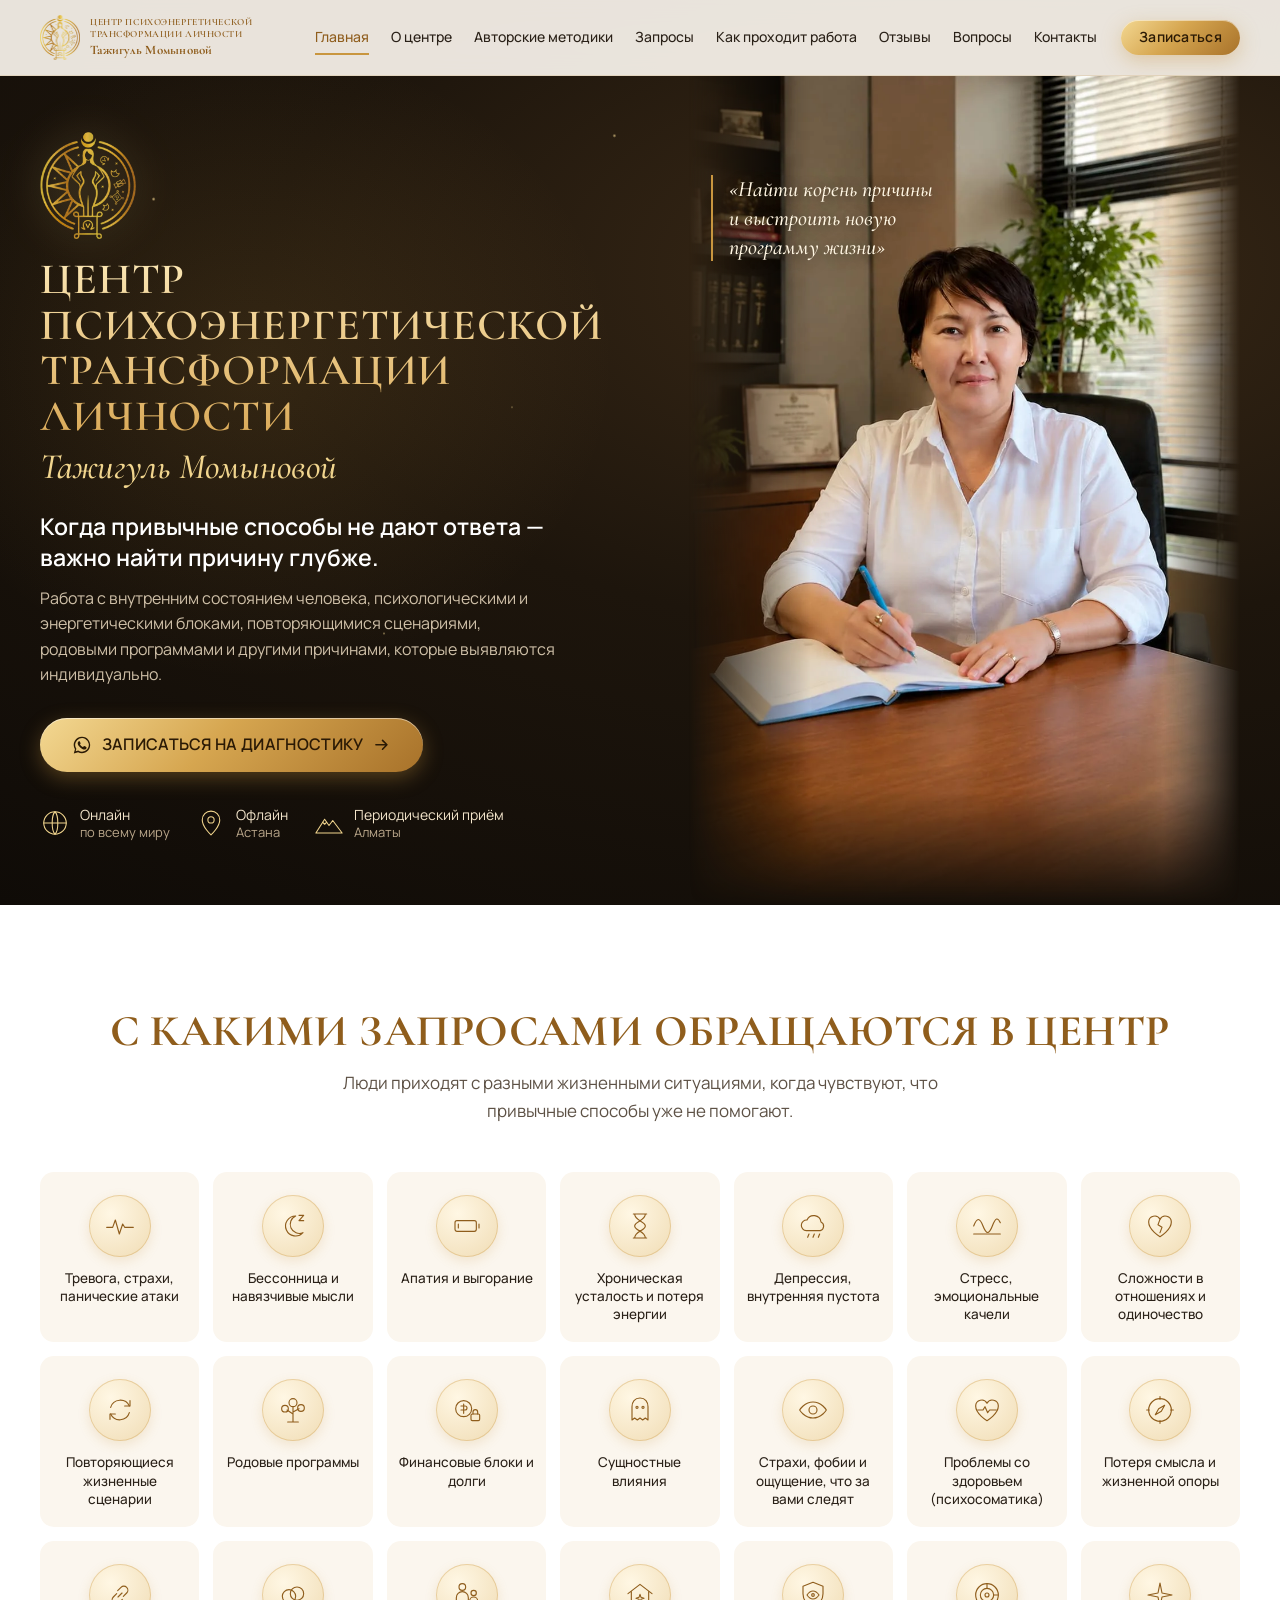
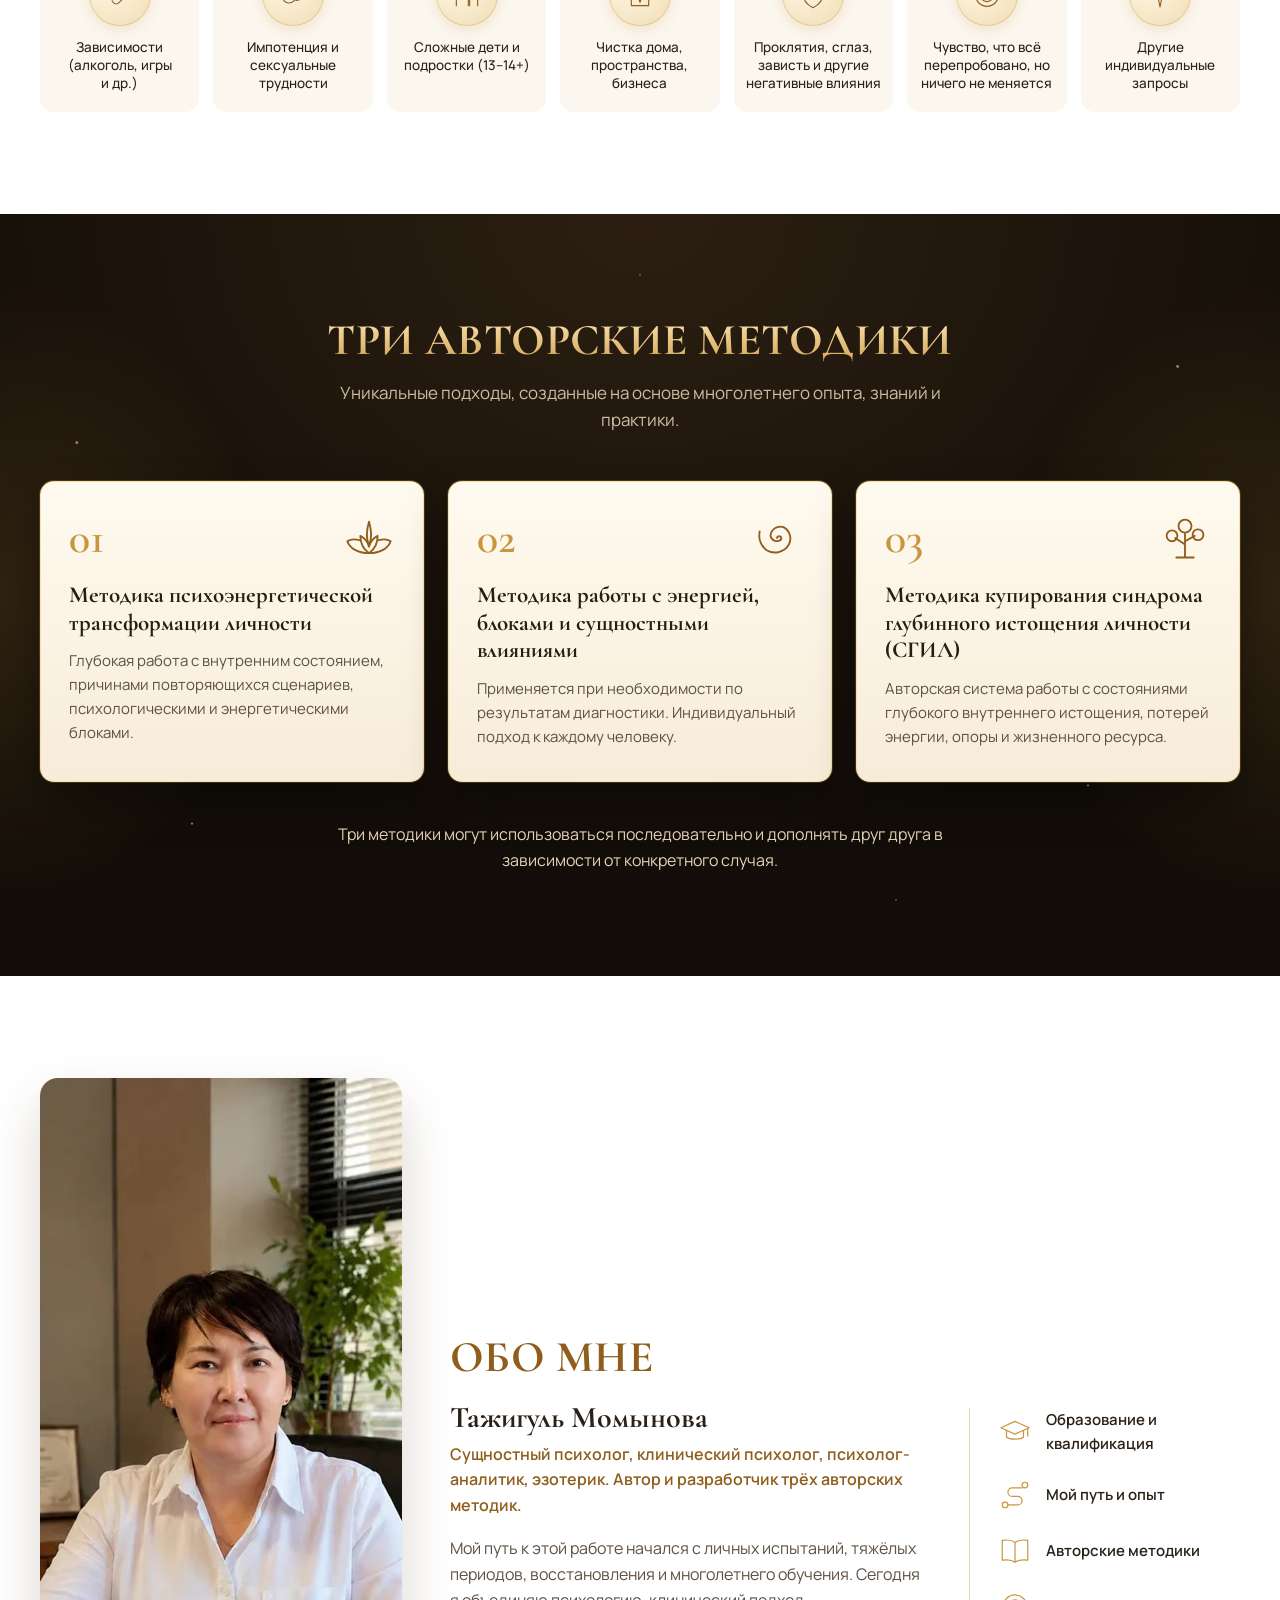
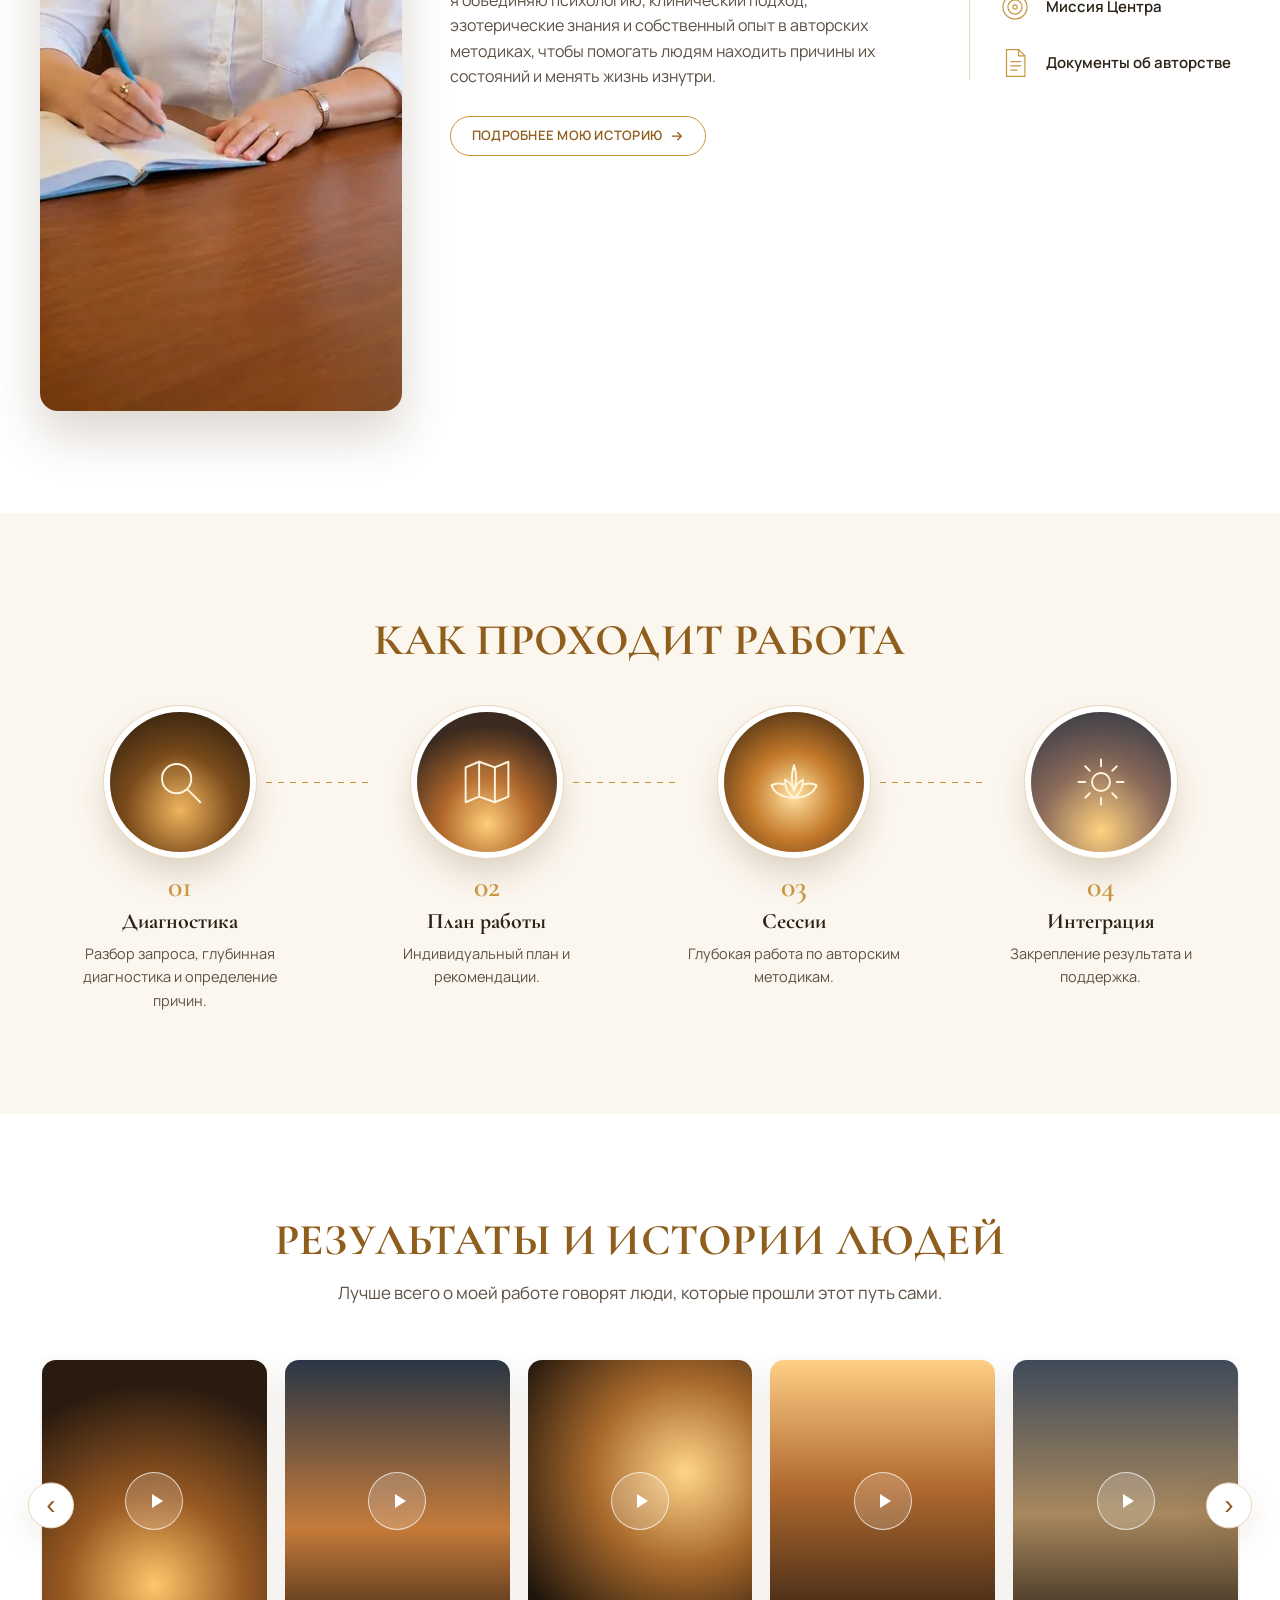
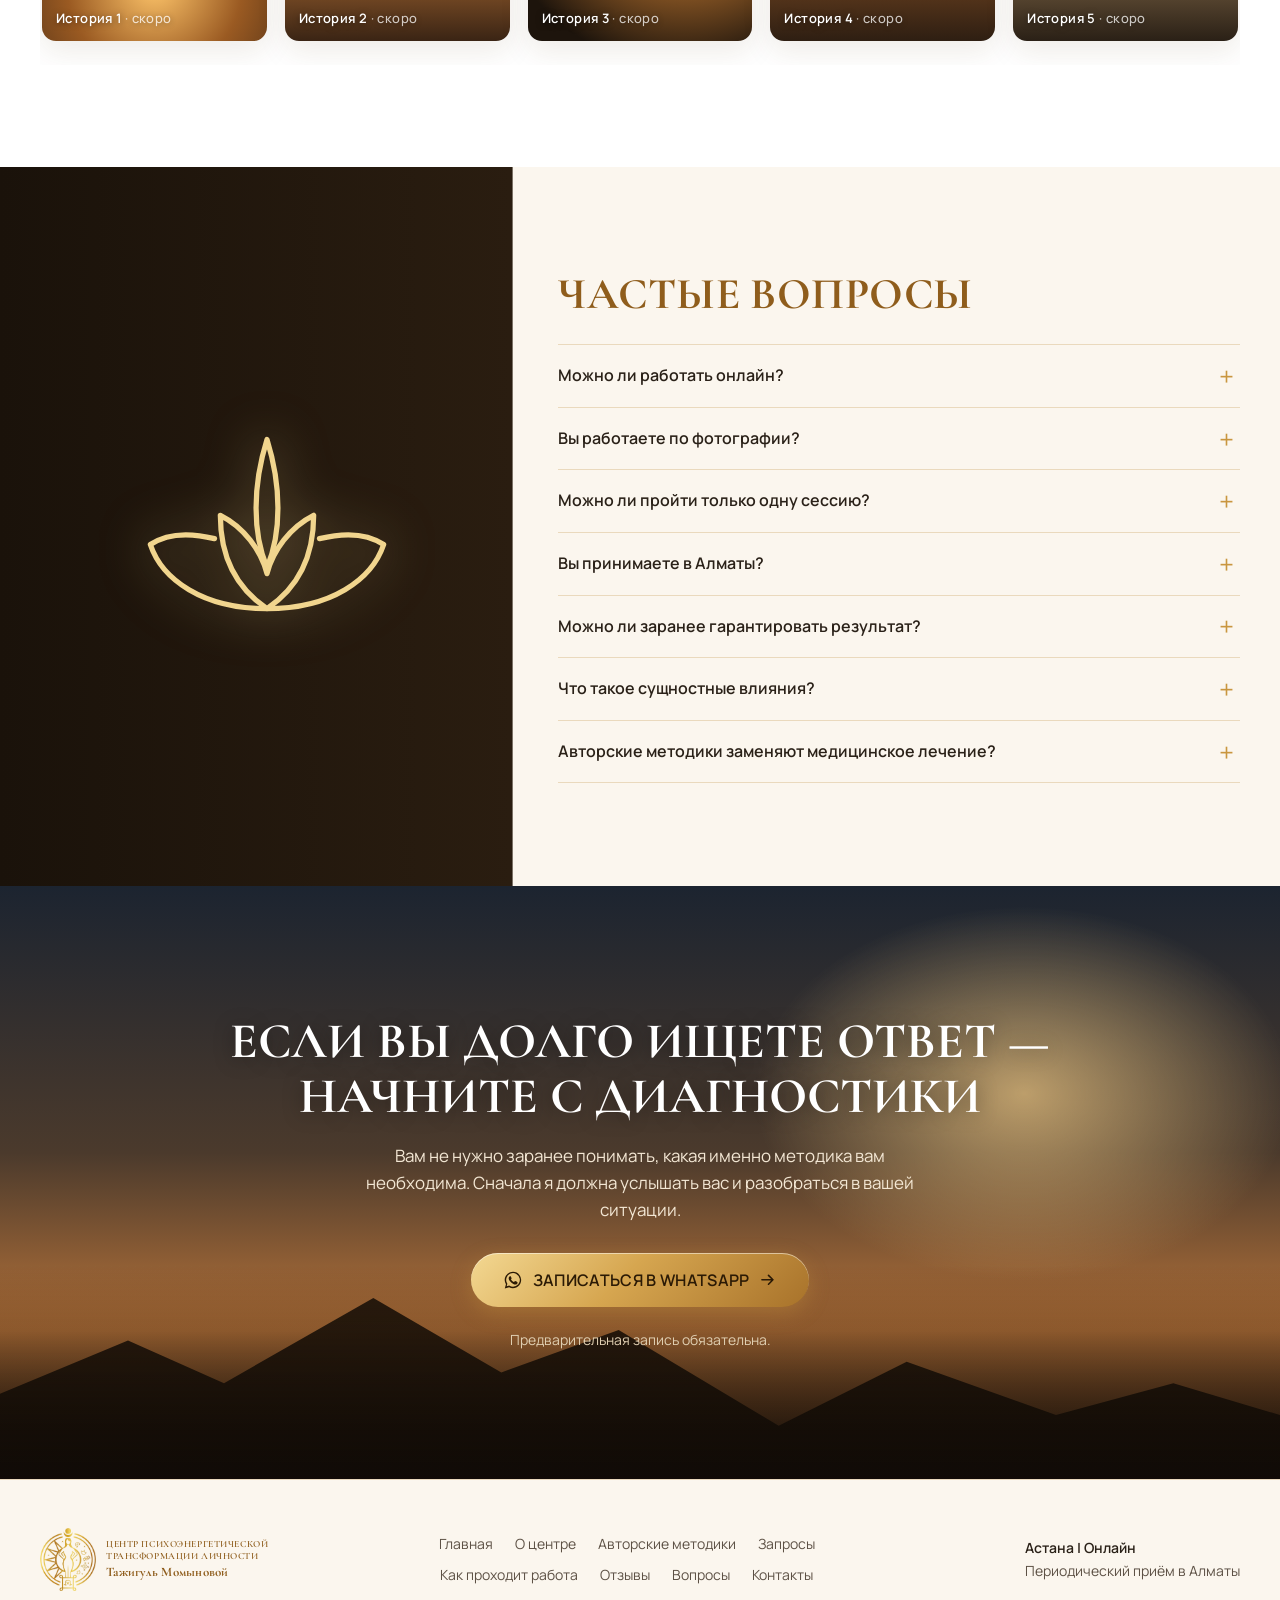
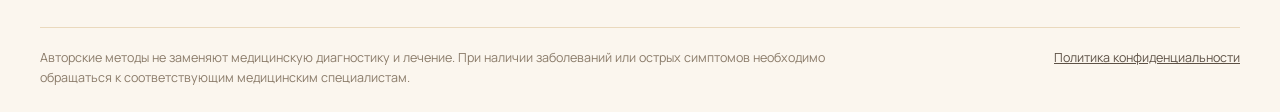
<file: index.html>
<!doctype html>
<html lang="ru" class="no-js">
<head>
  <meta charset="utf-8">
  <meta name="viewport" content="width=device-width, initial-scale=1">
  <title>Центр психоэнергетической трансформации личности Тажигуль Момыновой</title>
  <meta name="description" content="Работа с внутренним состоянием человека, психологическими и энергетическими блоками, повторяющимися сценариями и родовыми программами. Онлайн по всему миру, офлайн в Астане, приём в Алматы.">
  <meta property="og:type" content="website">
  <meta property="og:title" content="Центр психоэнергетической трансформации личности Тажигуль Момыновой">
  <meta property="og:description" content="Когда привычные способы не дают ответа — важно найти причину глубже. Запись на диагностику.">
  <meta property="og:image" content="assets/og.jpg">
  <meta name="theme-color" content="#16110b">
  <link rel="icon" type="image/png" href="assets/favicon.png">
  <link rel="preconnect" href="https://fonts.googleapis.com">
  <link rel="preconnect" href="https://fonts.gstatic.com" crossorigin>
  <link href="https://fonts.googleapis.com/css2?family=Cormorant+Garamond:wght@500;600;700&family=Manrope:wght@400;500;600;700&display=swap" rel="stylesheet">
  <link rel="stylesheet" href="styles.css">
</head>
<body>

<svg width="0" height="0" style="position:absolute" aria-hidden="true">
  <defs>
    <linearGradient id="gold" x1="0" y1="0" x2="1" y2="1">
      <stop offset="0" stop-color="#f1d58e"/><stop offset=".5" stop-color="#c9963f"/><stop offset="1" stop-color="#8f5d1c"/>
    </linearGradient>
  </defs>
  <symbol id="i-anxiety" viewBox="0 0 48 48"><path d="M4 26h9l4-11 6 21 5-15 3 5h13"/></symbol>
  <symbol id="i-insomnia" viewBox="0 0 48 48"><path d="M28 9a15 15 0 1 0 11 25A13 13 0 0 1 28 9z"/><path d="M33 8h7l-7 8h7"/></symbol>
  <symbol id="i-burnout" viewBox="0 0 48 48"><rect x="6" y="16" width="32" height="16" rx="3"/><path d="M42 21v6M11 21v6"/></symbol>
  <symbol id="i-fatigue" viewBox="0 0 48 48"><path d="M14 6h20M14 42h20M16 6c0 10 16 11 16 18s-16 8-16 18M32 6c0 10-16 11-16 18s16 8 16 18"/></symbol>
  <symbol id="i-empty" viewBox="0 0 48 48"><path d="M14 31a8 8 0 0 1 1-16 11 11 0 0 1 21 3 7 7 0 0 1-1 13z"/><path d="M18 36l-2 5M26 36l-2 5M34 36l-2 5"/></symbol>
  <symbol id="i-wave" viewBox="0 0 48 48"><path d="M4 24c5-13 9-13 14 0s9 13 14 0 8-13 12-5"/><path d="M4 36h40"/></symbol>
  <symbol id="i-heart" viewBox="0 0 48 48"><path d="M24 40S7 30 7 18a9 9 0 0 1 17-4 9 9 0 0 1 17 4c0 12-17 22-17 22z"/><path d="M24 14l-3 8 6 4-3 8"/></symbol>
  <symbol id="i-cycle" viewBox="0 0 48 48"><path d="M38 18A15 15 0 0 0 10 20M10 30a15 15 0 0 0 28-2"/><path d="M39 10v8h-8M9 38v-8h8"/></symbol>
  <symbol id="i-tree" viewBox="0 0 48 48"><path d="M24 42V20M24 30l-9-6M24 27l9-5M16 42h16"/><circle cx="24" cy="13" r="6"/><circle cx="12" cy="22" r="5"/><circle cx="36" cy="21" r="5"/></symbol>
  <symbol id="i-money" viewBox="0 0 48 48"><circle cx="19" cy="22" r="12"/><path d="M19 15v14M15 18h6a3 3 0 0 1 0 6h-6"/><rect x="30" y="30" width="13" height="10" rx="2"/><path d="M33 30v-3a3.5 3.5 0 0 1 7 0v3"/></symbol>
  <symbol id="i-entity" viewBox="0 0 48 48"><path d="M24 6c-8 0-12 6-12 13v20l4-3 4 3 4-3 4 3 4-3 4 3V19c0-7-4-13-12-13z"/><circle cx="19.5" cy="20" r="1.6"/><circle cx="28.5" cy="20" r="1.6"/></symbol>
  <symbol id="i-eye" viewBox="0 0 48 48"><path d="M4 24s7-12 20-12 20 12 20 12-7 12-20 12S4 24 4 24z"/><circle cx="24" cy="24" r="6"/></symbol>
  <symbol id="i-health" viewBox="0 0 48 48"><path d="M24 40S7 30 7 18a9 9 0 0 1 17-4 9 9 0 0 1 17 4c0 12-17 22-17 22z"/><path d="M10 24h8l3-5 4 9 3-4h10"/></symbol>
  <symbol id="i-compass" viewBox="0 0 48 48"><circle cx="24" cy="24" r="17"/><path d="M31 17l-5 9-9 5 5-9z"/><path d="M24 4v4M24 40v4M4 24h4M40 24h4"/></symbol>
  <symbol id="i-chain" viewBox="0 0 48 48"><path d="M21 27l6-6"/><path d="M19 22l-5 5a6 6 0 0 0 8.5 8.5l5-5"/><path d="M29 26l5-5a6 6 0 0 0-8.5-8.5l-5 5"/></symbol>
  <symbol id="i-rings" viewBox="0 0 48 48"><circle cx="18" cy="26" r="10"/><circle cx="30" cy="22" r="10"/></symbol>
  <symbol id="i-family" viewBox="0 0 48 48"><circle cx="17" cy="12" r="5"/><path d="M8 40V28a9 9 0 0 1 18 0v12"/><circle cx="34" cy="21" r="4"/><path d="M28 40v-7a6 6 0 0 1 12 0v7"/></symbol>
  <symbol id="i-home" viewBox="0 0 48 48"><path d="M6 22L24 8l18 14M11 19v21h26V19"/><path d="M24 23l1.5 4.5L30 29l-4.5 1.5L24 35l-1.5-4.5L18 29l4.5-1.5z"/></symbol>
  <symbol id="i-shield" viewBox="0 0 48 48"><path d="M24 5l15 6v11c0 10-7 17-15 21-8-4-15-11-15-21V11z"/><path d="M15 24s4-6 9-6 9 6 9 6-4 6-9 6-9-6-9-6z"/><circle cx="24" cy="24" r="2"/></symbol>
  <symbol id="i-maze" viewBox="0 0 48 48"><circle cx="24" cy="24" r="17"/><circle cx="24" cy="24" r="10"/><circle cx="24" cy="24" r="3"/><path d="M24 7v7M34 24h7"/></symbol>
  <symbol id="i-star" viewBox="0 0 48 48"><path d="M24 6l3 15 15 3-15 3-3 15-3-15-15-3 15-3z"/></symbol>
  <symbol id="i-lotus" viewBox="0 0 48 48"><path d="M24 38c-6-4-8-10-8-16 4 2 7 6 8 10 1-4 4-8 8-10 0 6-2 12-8 16z"/><path d="M24 31c-2.5-6-2.5-14 0-22 2.5 8 2.5 16 0 22z"/><path d="M15 26c-4-1-8-1-11 1 2 6 9 11 20 11M33 26c4-1 8-1 11 1-2 6-9 11-20 11"/></symbol>
  <symbol id="i-spiral" viewBox="0 0 48 48"><path d="M24 24a2 2 0 1 1 3 2 6 6 0 0 1-9-4 9 9 0 0 1 12-8 12 12 0 0 1 5 16 15 15 0 0 1-21 5A18 18 0 0 1 8 18"/></symbol>
  <symbol id="i-globe" viewBox="0 0 48 48"><circle cx="24" cy="24" r="18"/><path d="M6 24h36M24 6c-6 6-6 30 0 36M24 6c6 6 6 30 0 36"/></symbol>
  <symbol id="i-pin" viewBox="0 0 48 48"><path d="M24 43s14-13 14-24a14 14 0 0 0-28 0c0 11 14 24 14 24z"/><circle cx="24" cy="19" r="5"/></symbol>
  <symbol id="i-mountain" viewBox="0 0 48 48"><path d="M3 40l14-22 7 10 6-8 15 20z"/><path d="M14 23l3 3 3-3"/></symbol>
  <symbol id="i-cap" viewBox="0 0 48 48"><path d="M4 18l20-9 20 9-20 9z"/><path d="M12 22v9c4 4 20 4 24 0v-9M42 19v11"/></symbol>
  <symbol id="i-path" viewBox="0 0 48 48"><circle cx="10" cy="38" r="4"/><circle cx="38" cy="10" r="4"/><path d="M14 38h14a6 6 0 0 0 0-12H20a6 6 0 0 1 0-12h14"/></symbol>
  <symbol id="i-book" viewBox="0 0 48 48"><path d="M24 12c-5-4-12-4-18-3v28c6-1 13-1 18 3 5-4 12-4 18-3V9c-6-1-13-1-18 3zM24 12v28"/></symbol>
  <symbol id="i-target" viewBox="0 0 48 48"><circle cx="24" cy="24" r="17"/><circle cx="24" cy="24" r="10"/><circle cx="24" cy="24" r="3"/></symbol>
  <symbol id="i-doc" viewBox="0 0 48 48"><path d="M12 5h17l9 9v29H12z"/><path d="M29 5v9h9M18 22h14M18 28h14M18 34h9"/></symbol>
  <symbol id="i-search" viewBox="0 0 48 48"><circle cx="21" cy="21" r="13"/><path d="M31 31l11 11"/></symbol>
  <symbol id="i-map" viewBox="0 0 48 48"><path d="M5 11l12-5 14 5 12-5v31l-12 5-14-5-12 5z"/><path d="M17 6v31M31 11v31"/></symbol>
  <symbol id="i-sun" viewBox="0 0 48 48"><circle cx="24" cy="24" r="8"/><path d="M24 4v6M24 38v6M4 24h6M38 24h6M10 10l4 4M34 34l4 4M10 38l4-4M34 14l4-4"/></symbol>
  <symbol id="i-arrow" viewBox="0 0 24 24"><path d="M4 12h15M13 6l6 6-6 6"/></symbol>
  <symbol id="i-play" viewBox="0 0 24 24"><path d="M8 5v14l11-7z" fill="currentColor" stroke="none"/></symbol>
  <symbol id="i-wa" viewBox="0 0 24 24"><path fill="currentColor" stroke="none" d="M12.04 2a9.9 9.9 0 0 0-8.5 15l-1.4 5.1 5.2-1.4A9.9 9.9 0 1 0 12.04 2zm0 18.1a8.2 8.2 0 0 1-4.2-1.2l-.3-.2-3.1.8.8-3-.2-.3a8.2 8.2 0 1 1 7 3.9zm4.5-6.1c-.2-.1-1.5-.7-1.7-.8s-.4-.1-.6.1-.7.8-.8 1-.3.2-.5.1a6.7 6.7 0 0 1-3.3-2.9c-.3-.4.2-.4.7-1.3a.4.4 0 0 0 0-.4l-.8-1.8c-.2-.5-.4-.4-.6-.4h-.5a1 1 0 0 0-.7.3 2.9 2.9 0 0 0-.9 2.2 5 5 0 0 0 1.1 2.7 11.5 11.5 0 0 0 4.4 3.9c1.6.7 2.3.8 3.1.6a2.7 2.7 0 0 0 1.8-1.2 2.2 2.2 0 0 0 .2-1.3c-.1-.1-.3-.2-.5-.3z"/></symbol>
  <symbol id="i-ig" viewBox="0 0 24 24"><rect x="3" y="3" width="18" height="18" rx="5"/><circle cx="12" cy="12" r="4"/><circle cx="17.5" cy="6.5" r="1" fill="currentColor"/></symbol>
  <symbol id="i-tg" viewBox="0 0 24 24"><path d="M21 4L3 11l6 2 2 6 3-4 5 4z"/><path d="M9 13l9-6"/></symbol>
  <symbol id="i-yt" viewBox="0 0 24 24"><rect x="2" y="5" width="20" height="14" rx="4"/><path d="M10 9v6l5-3z" fill="currentColor"/></symbol>
</svg>

<header class="header" id="top">
  <div class="container header__inner">
    <a href="#top" class="brand" aria-label="На главную">
      <img src="assets/emblem.webp" alt="" width="40" height="46">
      <span class="brand__text">Центр психоэнергетической<br>трансформации личности<b>Тажигуль Момыновой</b></span>
    </a>
    <nav class="nav" id="nav" aria-label="Основное меню">
      <a href="#top">Главная</a>
      <a href="#about">О центре</a>
      <a href="#methods">Авторские методики</a>
      <a href="#requests">Запросы</a>
      <a href="#process">Как проходит работа</a>
      <a href="#reviews">Отзывы</a>
      <a href="#faq">Вопросы</a>
      <a href="#contacts">Контакты</a>
    </nav>
    <a class="btn btn--gold btn--sm header__cta js-wa" href="#contacts">Записаться</a>
    <button class="burger" id="burger" aria-label="Открыть меню" aria-expanded="false" aria-controls="nav"><span></span><span></span><span></span></button>
  </div>
</header>

<main>
  <!-- HERO -->
  <section class="hero">
    <div class="hero__glow" aria-hidden="true"></div>
    <div class="container hero__inner">
      <div class="hero__content">
        <img class="hero__emblem" src="assets/emblem.webp" alt="Логотип центра" width="120" height="138">
        <h1 class="hero__title">
          <span class="hero__title-top">Центр психоэнергетической трансформации личности</span>
          <span class="hero__title-name">Тажигуль Момыновой</span>
        </h1>
        <p class="hero__lead">Когда привычные способы не дают ответа — важно найти причину глубже.</p>
        <p class="hero__text">Работа с внутренним состоянием человека, психологическими и энергетическими блоками, повторяющимися сценариями, родовыми программами и другими причинами, которые выявляются индивидуально.</p>
        <a class="btn btn--gold btn--lg js-wa" href="#contacts">
          <svg class="ico"><use href="#i-wa"/></svg> Записаться на диагностику <svg class="ico ico--arrow"><use href="#i-arrow"/></svg>
        </a>
        <ul class="hero__formats">
          <li><svg class="line-ico"><use href="#i-globe"/></svg><span>Онлайн<br><small>по всему миру</small></span></li>
          <li><svg class="line-ico"><use href="#i-pin"/></svg><span>Офлайн<br><small>Астана</small></span></li>
          <li><svg class="line-ico"><use href="#i-mountain"/></svg><span>Периодический приём<br><small>Алматы</small></span></li>
        </ul>
      </div>
      <div class="hero__photo">
        <picture>
          <source srcset="assets/tazhigul.webp" type="image/webp">
          <img src="assets/tazhigul.jpg" alt="Тажигуль Момынова" width="1086" height="1448" fetchpriority="high">
        </picture>
        <blockquote class="hero__quote">«Найти корень причины и&nbsp;выстроить новую программу жизни»</blockquote>
      </div>
    </div>
  </section>

  <!-- REQUESTS -->
  <section class="section section--light" id="requests">
    <div class="container">
      <h2 class="h2 reveal">С какими запросами обращаются в центр</h2>
      <p class="section__sub reveal">Люди приходят с разными жизненными ситуациями, когда чувствуют, что привычные способы уже не помогают.</p>
      <ul class="requests">
        <li class="req reveal"><span class="req__ico"><svg><use href="#i-anxiety"/></svg></span>Тревога, страхи, панические атаки</li>
        <li class="req reveal"><span class="req__ico"><svg><use href="#i-insomnia"/></svg></span>Бессонница и навязчивые мысли</li>
        <li class="req reveal"><span class="req__ico"><svg><use href="#i-burnout"/></svg></span>Апатия и выгорание</li>
        <li class="req reveal"><span class="req__ico"><svg><use href="#i-fatigue"/></svg></span>Хроническая усталость и потеря энергии</li>
        <li class="req reveal"><span class="req__ico"><svg><use href="#i-empty"/></svg></span>Депрессия, внутренняя пустота</li>
        <li class="req reveal"><span class="req__ico"><svg><use href="#i-wave"/></svg></span>Стресс, эмоциональные качели</li>
        <li class="req reveal"><span class="req__ico"><svg><use href="#i-heart"/></svg></span>Сложности в отношениях и одиночество</li>
        <li class="req reveal"><span class="req__ico"><svg><use href="#i-cycle"/></svg></span>Повторяющиеся жизненные сценарии</li>
        <li class="req reveal"><span class="req__ico"><svg><use href="#i-tree"/></svg></span>Родовые программы</li>
        <li class="req reveal"><span class="req__ico"><svg><use href="#i-money"/></svg></span>Финансовые блоки и долги</li>
        <li class="req reveal"><span class="req__ico"><svg><use href="#i-entity"/></svg></span>Сущностные влияния</li>
        <li class="req reveal"><span class="req__ico"><svg><use href="#i-eye"/></svg></span>Страхи, фобии и ощущение, что за вами следят</li>
        <li class="req reveal"><span class="req__ico"><svg><use href="#i-health"/></svg></span>Проблемы со здоровьем (психосоматика)</li>
        <li class="req reveal"><span class="req__ico"><svg><use href="#i-compass"/></svg></span>Потеря смысла и жизненной опоры</li>
        <li class="req reveal"><span class="req__ico"><svg><use href="#i-chain"/></svg></span>Зависимости (алкоголь, игры и&nbsp;др.)</li>
        <li class="req reveal"><span class="req__ico"><svg><use href="#i-rings"/></svg></span>Импотенция и сексуальные трудности</li>
        <li class="req reveal"><span class="req__ico"><svg><use href="#i-family"/></svg></span>Сложные дети и подростки (13–14+)</li>
        <li class="req reveal"><span class="req__ico"><svg><use href="#i-home"/></svg></span>Чистка дома, пространства, бизнеса</li>
        <li class="req reveal"><span class="req__ico"><svg><use href="#i-shield"/></svg></span>Проклятия, сглаз, зависть и другие негативные влияния</li>
        <li class="req reveal"><span class="req__ico"><svg><use href="#i-maze"/></svg></span>Чувство, что всё перепробовано, но ничего не меняется</li>
        <li class="req reveal"><span class="req__ico"><svg><use href="#i-star"/></svg></span>Другие индивидуальные запросы</li>
      </ul>
    </div>
  </section>

  <!-- METHODS -->
  <section class="section section--dark methods" id="methods">
    <div class="sparkles" aria-hidden="true"></div>
    <div class="container">
      <h2 class="h2 h2--gold reveal">Три авторские методики</h2>
      <p class="section__sub section__sub--light reveal">Уникальные подходы, созданные на основе многолетнего опыта, знаний и практики.</p>
      <div class="methods__grid">
        <article class="method reveal">
          <div class="method__head"><span class="method__num">01</span><svg class="method__ico"><use href="#i-lotus"/></svg></div>
          <h3>Методика психоэнергетической трансформации личности</h3>
          <p>Глубокая работа с внутренним состоянием, причинами повторяющихся сценариев, психологическими и энергетическими блоками.</p>
        </article>
        <article class="method reveal">
          <div class="method__head"><span class="method__num">02</span><svg class="method__ico"><use href="#i-spiral"/></svg></div>
          <h3>Методика работы с энергией, блоками и сущностными влияниями</h3>
          <p>Применяется при необходимости по результатам диагностики. Индивидуальный подход к каждому человеку.</p>
        </article>
        <article class="method reveal">
          <div class="method__head"><span class="method__num">03</span><svg class="method__ico"><use href="#i-tree"/></svg></div>
          <h3>Методика купирования синдрома глубинного истощения личности (СГИЛ)</h3>
          <p>Авторская система работы с состояниями глубокого внутреннего истощения, потерей энергии, опоры и жизненного ресурса.</p>
        </article>
      </div>
      <p class="methods__note reveal">Три методики могут использоваться последовательно и дополнять друг друга в зависимости от конкретного случая.</p>
    </div>
  </section>

  <!-- ABOUT -->
  <section class="section section--light about" id="about">
    <div class="container about__grid">
      <div class="about__photo reveal">
        <img src="assets/tazhigul-sm.webp" alt="Тажигуль Момынова за рабочим столом" width="700" height="933" loading="lazy">
      </div>
      <div class="about__body reveal">
        <h2 class="h2 h2--left">Обо мне</h2>
        <p class="about__name">Тажигуль Момынова</p>
        <p class="about__role">Сущностный психолог, клинический психолог, психолог-аналитик, эзотерик. Автор и&nbsp;разработчик трёх авторских методик.</p>
        <p>Мой путь к этой работе начался с личных испытаний, тяжёлых периодов, восстановления и многолетнего обучения. Сегодня я объединяю психологию, клинический подход, эзотерические знания и собственный опыт в авторских методиках, чтобы помогать людям находить причины их состояний и менять жизнь изнутри.</p>
        <details class="about__more">
          <summary class="btn btn--outline">Подробнее мою историю <svg class="ico ico--arrow"><use href="#i-arrow"/></svg></summary>
          <div class="about__more-text">
            <p>Каждый человек приходит со своей историей, и в работе нет универсальных схем. Сначала важно услышать ситуацию целиком и провести диагностику — только после этого становится понятно, какой подход нужен именно вам.</p>
            <p>Миссия центра — помочь человеку найти корень причины своего состояния, вернуть внутреннюю опору и выстроить новую программу жизни.</p>
          </div>
        </details>
      </div>
      <ul class="about__facts reveal">
        <li><svg class="line-ico"><use href="#i-cap"/></svg>Образование и квалификация</li>
        <li><svg class="line-ico"><use href="#i-path"/></svg>Мой путь и опыт</li>
        <li><svg class="line-ico"><use href="#i-book"/></svg>Авторские методики</li>
        <li><svg class="line-ico"><use href="#i-target"/></svg>Миссия Центра</li>
        <li><svg class="line-ico"><use href="#i-doc"/></svg>Документы об авторстве</li>
      </ul>
    </div>
  </section>

  <!-- PROCESS -->
  <section class="section section--cream" id="process">
    <div class="container">
      <h2 class="h2 reveal">Как проходит работа</h2>
      <ol class="steps">
        <li class="step reveal">
          <div class="step__circle step__circle--1"><svg><use href="#i-search"/></svg></div>
          <span class="step__num">01</span><h3>Диагностика</h3><p>Разбор запроса, глубинная диагностика и определение причин.</p>
        </li>
        <li class="step reveal">
          <div class="step__circle step__circle--2"><svg><use href="#i-map"/></svg></div>
          <span class="step__num">02</span><h3>План работы</h3><p>Индивидуальный план и рекомендации.</p>
        </li>
        <li class="step reveal">
          <div class="step__circle step__circle--3"><svg><use href="#i-lotus"/></svg></div>
          <span class="step__num">03</span><h3>Сессии</h3><p>Глубокая работа по авторским методикам.</p>
        </li>
        <li class="step reveal">
          <div class="step__circle step__circle--4"><svg><use href="#i-sun"/></svg></div>
          <span class="step__num">04</span><h3>Интеграция</h3><p>Закрепление результата и поддержка.</p>
        </li>
      </ol>
    </div>
  </section>

  <!-- REVIEWS -->
  <section class="section section--light" id="reviews">
    <div class="container">
      <h2 class="h2 reveal">Результаты и истории людей</h2>
      <p class="section__sub reveal">Лучше всего о моей работе говорят люди, которые прошли этот путь сами.</p>
      <div class="carousel reveal">
        <button class="carousel__btn carousel__btn--prev" aria-label="Назад">‹</button>
        <!-- Чтобы добавить видео, укажите в data-video ссылку на YouTube (embed) или mp4 -->
        <div class="carousel__track" id="reviewsTrack">
          <button class="story story--1" data-video=""><span class="story__play"><svg><use href="#i-play"/></svg></span><span class="story__label">История 1</span></button>
          <button class="story story--2" data-video=""><span class="story__play"><svg><use href="#i-play"/></svg></span><span class="story__label">История 2</span></button>
          <button class="story story--3" data-video=""><span class="story__play"><svg><use href="#i-play"/></svg></span><span class="story__label">История 3</span></button>
          <button class="story story--4" data-video=""><span class="story__play"><svg><use href="#i-play"/></svg></span><span class="story__label">История 4</span></button>
          <button class="story story--5" data-video=""><span class="story__play"><svg><use href="#i-play"/></svg></span><span class="story__label">История 5</span></button>
        </div>
        <button class="carousel__btn carousel__btn--next" aria-label="Вперёд">›</button>
      </div>
    </div>
  </section>

  <!-- FAQ -->
  <section class="section faq" id="faq">
    <div class="container faq__grid">
      <div class="faq__art" aria-hidden="true">
        <svg class="faq__lotus"><use href="#i-lotus"/></svg>
      </div>
      <div>
        <h2 class="h2 h2--left reveal">Частые вопросы</h2>
        <div class="faq__list">
          <details class="qa"><summary>Можно ли работать онлайн?</summary><p>Да. Работа проводится онлайн с людьми из любой страны. Также возможен очный приём в Астане и периодически — в Алматы.</p></details>
          <details class="qa"><summary>Вы работаете по фотографии?</summary><p>Формат диагностики подбирается индивидуально. Напишите в WhatsApp — я подскажу, возможна ли работа в вашем случае и что для этого понадобится.</p></details>
          <details class="qa"><summary>Можно ли пройти только одну сессию?</summary><p>Можно начать с диагностики. По её итогам станет понятно, что происходит, и сколько встреч потребуется — решение о продолжении всегда остаётся за вами.</p></details>
          <details class="qa"><summary>Вы принимаете в Алматы?</summary><p>Да, приём в Алматы проходит периодически. Ближайшие даты уточняйте при записи в WhatsApp.</p></details>
          <details class="qa"><summary>Можно ли заранее гарантировать результат?</summary><p>Честно — нет. Результат зависит от ситуации, глубины причин и участия самого человека. После диагностики я открыто говорю, чего можно ожидать.</p></details>
          <details class="qa"><summary>Что такое сущностные влияния?</summary><p>Это внешние энергетические воздействия, которые могут влиять на состояние, эмоции и события в жизни человека. Есть ли они в вашем случае, определяется только на диагностике.</p></details>
          <details class="qa"><summary>Авторские методики заменяют медицинское лечение?</summary><p>Нет. Авторские методики не заменяют медицинскую диагностику и лечение. При наличии заболеваний или острых симптомов необходимо обращаться к соответствующим медицинским специалистам.</p></details>
        </div>
      </div>
    </div>
  </section>

  <!-- CTA -->
  <section class="cta" id="contacts">
    <div class="cta__bg" aria-hidden="true"></div>
    <div class="container cta__inner reveal">
      <h2 class="cta__title">Если вы долго ищете ответ —<br>начните с диагностики</h2>
      <p>Вам не нужно заранее понимать, какая именно методика вам необходима. Сначала я должна услышать вас и разобраться в вашей ситуации.</p>
      <a class="btn btn--gold btn--lg js-wa" href="#contacts"><svg class="ico"><use href="#i-wa"/></svg> Записаться в WhatsApp <svg class="ico ico--arrow"><use href="#i-arrow"/></svg></a>
      <p class="cta__note">Предварительная запись обязательна.</p>
    </div>
  </section>
</main>

<footer class="footer">
  <div class="container footer__inner">
    <a href="#top" class="brand brand--footer">
      <img src="assets/emblem.webp" alt="" width="56" height="64" loading="lazy">
      <span class="brand__text">Центр психоэнергетической<br>трансформации личности<b>Тажигуль Момыновой</b></span>
    </a>
    <nav class="footer__nav" aria-label="Меню в подвале">
      <a href="#top">Главная</a><a href="#about">О центре</a><a href="#methods">Авторские методики</a><a href="#requests">Запросы</a>
      <a href="#process">Как проходит работа</a><a href="#reviews">Отзывы</a><a href="#faq">Вопросы</a><a href="#contacts">Контакты</a>
    </nav>
    <div class="footer__social">
      <a href="#" class="js-social" data-key="instagram" aria-label="Instagram"><svg><use href="#i-ig"/></svg></a>
      <a href="#" class="js-social" data-key="telegram" aria-label="Telegram"><svg><use href="#i-tg"/></svg></a>
      <a href="#" class="js-social" data-key="youtube" aria-label="YouTube"><svg><use href="#i-yt"/></svg></a>
    </div>
    <div class="footer__geo">Астана | Онлайн<br><span>Периодический приём в Алматы</span></div>
  </div>
  <div class="container footer__bottom">
    <p>Авторские методы не заменяют медицинскую диагностику и лечение. При наличии заболеваний или острых симптомов необходимо обращаться к соответствующим медицинским специалистам.</p>
    <a href="privacy.html">Политика конфиденциальности</a>
  </div>
</footer>

<div class="modal" id="videoModal" hidden>
  <div class="modal__box">
    <button class="modal__close" aria-label="Закрыть">×</button>
    <div class="modal__media" id="videoMedia"></div>
  </div>
</div>

<script src="script.js" defer></script>
</body>
</html>
</file>
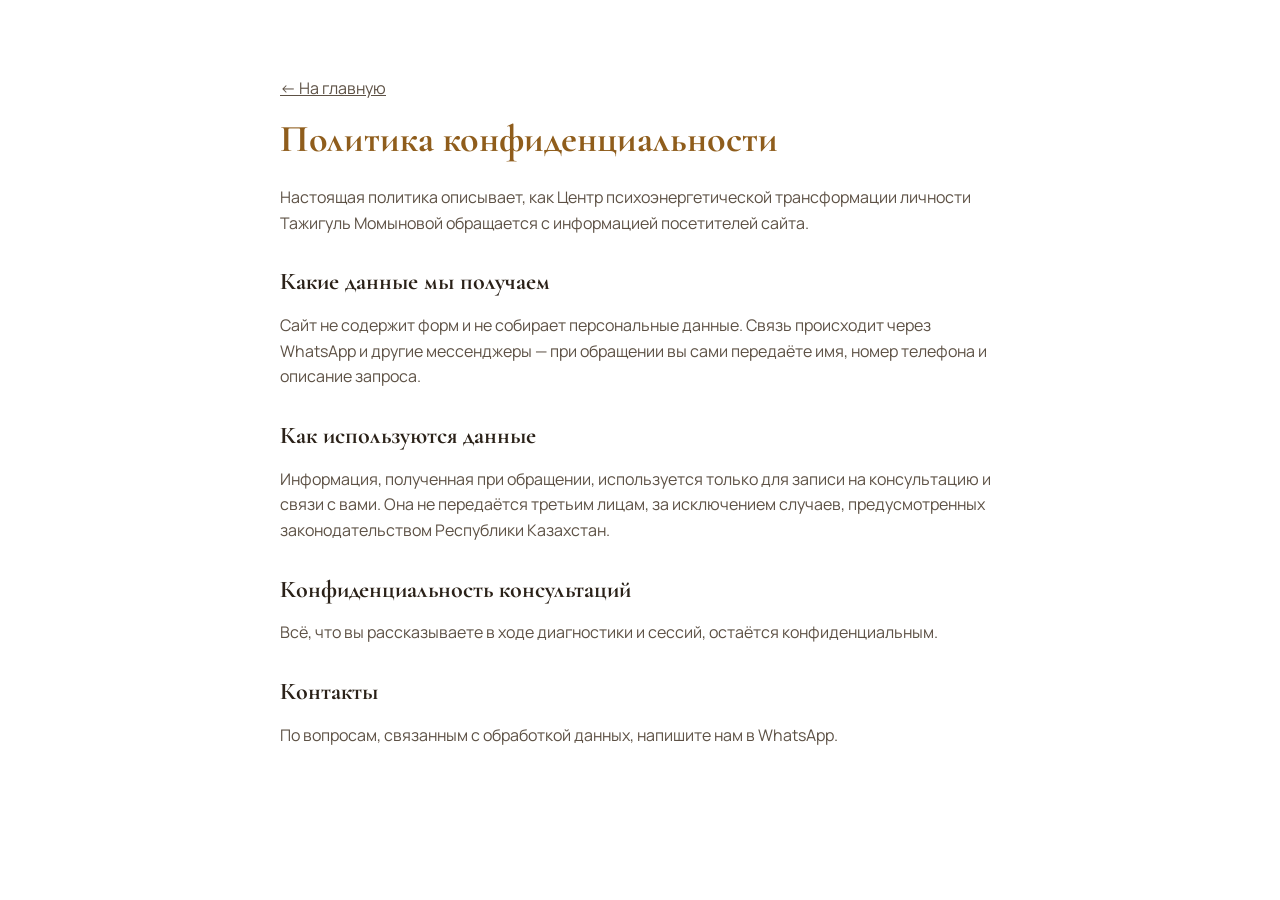
<file: privacy.html>
<!doctype html>
<html lang="ru">
<head>
  <meta charset="utf-8">
  <meta name="viewport" content="width=device-width, initial-scale=1">
  <title>Политика конфиденциальности — Центр Тажигуль Момыновой</title>
  <link rel="icon" type="image/png" href="assets/favicon.png">
  <link href="https://fonts.googleapis.com/css2?family=Cormorant+Garamond:wght@600;700&family=Manrope:wght@400;600&display=swap" rel="stylesheet">
  <link rel="stylesheet" href="styles.css">
  <style>.policy{max-width:760px;margin:0 auto;padding:60px 20px 80px}.policy h1{font:700 38px/1.15 var(--serif);color:var(--gold-deep);margin-bottom:24px}.policy h2{font:700 24px/1.2 var(--serif);margin:32px 0 10px}.policy p,.policy li{color:var(--ink-soft)}</style>
</head>
<body>
  <main class="policy">
    <p><a href="./">← На главную</a></p>
    <h1>Политика конфиденциальности</h1>
    <p>Настоящая политика описывает, как Центр психоэнергетической трансформации личности Тажигуль Момыновой обращается с информацией посетителей сайта.</p>
    <h2>Какие данные мы получаем</h2>
    <p>Сайт не содержит форм и не собирает персональные данные. Связь происходит через WhatsApp и другие мессенджеры — при обращении вы сами передаёте имя, номер телефона и описание запроса.</p>
    <h2>Как используются данные</h2>
    <p>Информация, полученная при обращении, используется только для записи на консультацию и связи с вами. Она не передаётся третьим лицам, за исключением случаев, предусмотренных законодательством Республики Казахстан.</p>
    <h2>Конфиденциальность консультаций</h2>
    <p>Всё, что вы рассказываете в ходе диагностики и сессий, остаётся конфиденциальным.</p>
    <h2>Контакты</h2>
    <p>По вопросам, связанным с обработкой данных, напишите нам в WhatsApp.</p>
  </main>
</body>
</html>
</file>
<file: styles.css>
:root {
  --ink: #2a2118;
  --ink-soft: #5d5145;
  --dark: #16110b;
  --dark-2: #241a10;
  --cream: #fbf6ee;
  --cream-2: #f4ebdc;
  --line: #ead9bd;
  --gold: #c9963f;
  --gold-light: #f1d58e;
  --gold-deep: #8f5d1c;
  --gold-grad: linear-gradient(135deg, #f3d892 0%, #d6a650 45%, #a8722a 100%);
  --serif: "Cormorant Garamond", Georgia, serif;
  --sans: "Manrope", system-ui, -apple-system, "Segoe UI", sans-serif;
  --radius: 14px;
  --shadow: 0 10px 30px rgba(90, 60, 20, .10);
  --header-h: 76px;
}

*, *::before, *::after { box-sizing: border-box; }
html { scroll-behavior: smooth; scroll-padding-top: var(--header-h); }
body { margin: 0; font: 400 16px/1.6 var(--sans); color: var(--ink); background: #fff; -webkit-font-smoothing: antialiased; }
img { max-width: 100%; display: block; }
a { color: inherit; }
h1, h2, h3 { margin: 0; }
.container { width: min(1200px, 100% - 40px); margin-inline: auto; }

/* icons */
svg { width: 1em; height: 1em; }
.line-ico, .req__ico svg, .method__ico, .step__circle svg, .faq__lotus, .footer__social svg, .ico--arrow {
  fill: none; stroke: currentColor; stroke-width: 1.7; stroke-linecap: round; stroke-linejoin: round;
}
.ico { width: 1.25em; height: 1.25em; flex: none; }
.ico--arrow { width: 1.1em; height: 1.1em; stroke-width: 2.2; transition: transform .25s; }

/* buttons */
.btn {
  display: inline-flex; align-items: center; gap: .6em; justify-content: center;
  padding: .85em 1.6em; border-radius: 999px; border: 0; cursor: pointer;
  font: 600 15px/1.2 var(--sans); letter-spacing: .02em; text-decoration: none;
  transition: transform .2s, box-shadow .25s, background-color .25s, color .25s;
}
.btn:hover .ico--arrow { transform: translateX(4px); }
.btn--gold { background: var(--gold-grad); color: #2b1a05; box-shadow: 0 6px 20px rgba(201, 150, 63, .35), inset 0 1px 0 rgba(255,255,255,.5); }
.btn--gold:hover { transform: translateY(-2px); box-shadow: 0 10px 28px rgba(201, 150, 63, .5), inset 0 1px 0 rgba(255,255,255,.5); }
.btn--lg { padding: 1.05em 2em; font-size: 16px; text-transform: uppercase; }
.btn--sm { padding: .65em 1.3em; font-size: 14px; }
.btn--outline { border: 1.5px solid var(--gold); color: var(--gold-deep); background: transparent; text-transform: uppercase; font-size: 13px; }
.btn--outline:hover { background: var(--gold); color: #fff; }

/* header */
.header {
  position: fixed; inset: 0 0 auto; z-index: 50; height: var(--header-h);
  background: rgba(251, 246, 238, .92); backdrop-filter: blur(12px); -webkit-backdrop-filter: blur(12px);
  border-bottom: 1px solid rgba(201, 150, 63, .18);
  transition: box-shadow .3s;
}
.header.is-scrolled { box-shadow: 0 6px 24px rgba(60, 40, 10, .08); }
.header__inner { display: flex; align-items: center; gap: 24px; height: 100%; }
.brand { display: flex; align-items: center; gap: 10px; text-decoration: none; flex: none; }
.brand img { width: 40px; height: auto; }
.brand__text { font: 600 9.5px/1.25 var(--serif); text-transform: uppercase; letter-spacing: .06em; color: var(--gold-deep); }
.brand__text b { display: block; font-size: 13px; text-transform: none; letter-spacing: .02em; margin-top: 1px; }
.nav { display: flex; gap: 22px; margin-left: auto; }
.nav a { font-size: 14px; font-weight: 500; text-decoration: none; color: var(--ink); position: relative; padding: 4px 0; white-space: nowrap; }
.nav a::after { content: ""; position: absolute; left: 0; right: 0; bottom: -2px; height: 1.5px; background: var(--gold); transform: scaleX(0); transition: transform .25s; }
.nav a:hover::after, .nav a.is-active::after { transform: scaleX(1); }
.nav a.is-active { color: var(--gold-deep); }
.burger { display: none; margin-left: auto; width: 44px; height: 44px; border: 0; background: none; cursor: pointer; padding: 10px; }
.burger span { display: block; height: 2px; background: var(--gold-deep); margin: 5px 0; border-radius: 2px; transition: transform .3s, opacity .3s; }
.burger[aria-expanded="true"] span:nth-child(1) { transform: translateY(7px) rotate(45deg); }
.burger[aria-expanded="true"] span:nth-child(2) { opacity: 0; }
.burger[aria-expanded="true"] span:nth-child(3) { transform: translateY(-7px) rotate(-45deg); }

/* hero */
.hero {
  position: relative; overflow: hidden; color: #f6ead6;
  background: radial-gradient(120% 90% at 75% 30%, #3b2a17 0%, #1d150c 45%, #0f0b07 100%);
  padding-top: var(--header-h);
}
.hero__glow {
  position: absolute; inset: 0; pointer-events: none;
  background:
    radial-gradient(2px 2px at 12% 22%, rgba(241,213,142,.8), transparent),
    radial-gradient(1.5px 1.5px at 30% 70%, rgba(241,213,142,.6), transparent),
    radial-gradient(2px 2px at 48% 15%, rgba(241,213,142,.7), transparent),
    radial-gradient(1.5px 1.5px at 8% 85%, rgba(241,213,142,.5), transparent),
    radial-gradient(1.5px 1.5px at 40% 45%, rgba(241,213,142,.4), transparent),
    radial-gradient(40% 50% at 20% 40%, rgba(201,150,63,.14), transparent 70%);
}
.hero__inner { position: relative; display: grid; grid-template-columns: 1.05fr .95fr; gap: 40px; align-items: center; min-height: min(760px, 100svh - var(--header-h)); }
.hero__content { padding: 56px 0 64px; text-align: left; }
.hero__emblem { width: 96px; height: auto; margin-bottom: 18px; filter: drop-shadow(0 0 22px rgba(241,213,142,.35)); }
.hero__title { font-family: var(--serif); font-weight: 600; line-height: 1.05; }
.hero__title-top { display: block; font-size: clamp(28px, 3.4vw, 46px); text-transform: uppercase; letter-spacing: .02em;
  background: linear-gradient(180deg, #fbe7b5, #d9a856); -webkit-background-clip: text; background-clip: text; color: transparent; }
.hero__title-name { display: block; font-size: clamp(26px, 2.8vw, 38px); margin-top: 8px; color: var(--gold-light); font-style: italic; font-weight: 500; }
.hero__lead { font: 600 clamp(19px, 1.8vw, 24px)/1.35 var(--sans); color: #fff; margin: 26px 0 12px; max-width: 34ch; }
.hero__text { color: #cfc0a8; max-width: 52ch; margin: 0 0 30px; }
.hero__formats { list-style: none; padding: 0; margin: 34px 0 0; display: flex; flex-wrap: wrap; gap: 26px; }
.hero__formats li { display: flex; align-items: center; gap: 10px; font-size: 14px; line-height: 1.25; color: #f3e5cb; }
.hero__formats small { color: #b9a68a; font-size: 13px; }
.hero__formats .line-ico { width: 30px; height: 30px; color: var(--gold-light); }
.hero__photo { position: relative; align-self: stretch; display: flex; align-items: flex-end; }
.hero__photo picture { display: block; width: 100%; height: 100%; }
.hero__photo img {
  width: 100%; height: 100%; object-fit: cover; object-position: 50% 20%;
  -webkit-mask-image: linear-gradient(90deg, transparent 0%, #000 22%, #000 86%, transparent 100%), linear-gradient(0deg, transparent 0%, #000 14%);
  -webkit-mask-composite: source-in;
  mask-image: linear-gradient(90deg, transparent 0%, #000 22%, #000 86%, transparent 100%), linear-gradient(0deg, transparent 0%, #000 14%);
  mask-composite: intersect;
}
.hero__quote {
  position: absolute; left: 4%; top: 12%; margin: 0; max-width: 250px;
  font: italic 500 22px/1.3 var(--serif); color: #fff6e3; text-shadow: 0 2px 14px rgba(0,0,0,.6);
  padding-left: 16px; border-left: 2px solid var(--gold);
}

/* sections */
.section { padding: clamp(64px, 8vw, 104px) 0; position: relative; }
.section--light { background: #fff; }
.section--cream { background: var(--cream); }
.section--dark { background: radial-gradient(90% 120% at 50% 0%, #2c1f11, #120d08 70%); color: #f2e6d1; overflow: hidden; }
.h2 { font: 700 clamp(28px, 3.6vw, 44px)/1.1 var(--serif); text-transform: uppercase; text-align: center; color: var(--gold-deep); letter-spacing: .01em; }
.h2--left { text-align: left; }
.h2--gold { background: linear-gradient(180deg, #fbe7b5, #d1a050); -webkit-background-clip: text; background-clip: text; color: transparent; }
.section__sub { text-align: center; max-width: 620px; margin: 14px auto 48px; color: var(--ink-soft); font-size: 17px; }
.section__sub--light { color: #cdbda3; }

/* requests */
.requests { list-style: none; padding: 0; margin: 0; display: grid; grid-template-columns: repeat(7, 1fr); gap: 14px; }
.req {
  display: flex; flex-direction: column; align-items: center; gap: 12px; text-align: center;
  padding: 22px 10px 18px; border-radius: var(--radius); background: var(--cream); border: 1px solid transparent;
  font-size: 13.5px; line-height: 1.35; font-weight: 500; color: var(--ink);
  transition: transform .25s, box-shadow .25s, border-color .25s, background-color .25s;
}
.req:hover { transform: translateY(-4px); background: #fff; border-color: var(--line); box-shadow: var(--shadow); }
.req__ico {
  width: 62px; height: 62px; border-radius: 50%; display: grid; place-items: center;
  background: radial-gradient(circle at 35% 30%, #fff7e4, #f0dcb4); color: var(--gold-deep);
  box-shadow: inset 0 0 0 1px rgba(201,150,63,.35), 0 4px 12px rgba(201,150,63,.18);
}
.req__ico svg { width: 32px; height: 32px; }

/* methods */
.sparkles { position: absolute; inset: 0; pointer-events: none; opacity: .9;
  background:
    radial-gradient(2px 2px at 6% 30%, #f1d58e, transparent), radial-gradient(1.5px 1.5px at 15% 80%, #f1d58e, transparent),
    radial-gradient(2px 2px at 92% 20%, #f1d58e, transparent), radial-gradient(1.5px 1.5px at 85% 75%, #f1d58e, transparent),
    radial-gradient(1px 1px at 50% 8%, #f1d58e, transparent), radial-gradient(1px 1px at 70% 90%, #f1d58e, transparent),
    radial-gradient(30% 60% at 0% 50%, rgba(201,150,63,.18), transparent 70%), radial-gradient(30% 60% at 100% 50%, rgba(201,150,63,.18), transparent 70%);
}
.methods .container { position: relative; }
.methods__grid { display: grid; grid-template-columns: repeat(3, 1fr); gap: 24px; }
.method {
  background: linear-gradient(180deg, #fffaf0, #f7ecd8); color: var(--ink); border-radius: var(--radius); padding: 30px 28px 32px;
  border: 1px solid rgba(241,213,142,.6); box-shadow: 0 0 0 1px rgba(201,150,63,.25), 0 20px 40px rgba(0,0,0,.35);
  transition: transform .3s, box-shadow .3s;
}
.method:hover { transform: translateY(-6px); box-shadow: 0 0 0 1px rgba(201,150,63,.5), 0 26px 50px rgba(0,0,0,.45), 0 0 40px rgba(241,213,142,.2); }
.method__head { display: flex; align-items: center; justify-content: space-between; margin-bottom: 18px; }
.method__num { font: 600 44px/1 var(--serif); color: var(--gold); }
.method__ico { width: 52px; height: 52px; color: var(--gold-deep); }
.method h3 { font: 700 23px/1.2 var(--serif); margin-bottom: 12px; color: #2a1d10; }
.method p { margin: 0; color: var(--ink-soft); font-size: 15px; }
.methods__note { text-align: center; max-width: 640px; margin: 40px auto 0; color: #e3d3b6; font-size: 16px; }

/* about */
.about__grid { display: grid; grid-template-columns: 1fr 1.3fr .75fr; gap: 48px; align-items: center; }
.about__photo img { border-radius: 18px; aspect-ratio: 3/4; object-fit: cover; box-shadow: 0 24px 50px rgba(80, 50, 15, .2); }
.about__photo { position: relative; }
.about__photo::before { content: ""; position: absolute; inset: 18px -18px -18px 18px; border: 1.5px solid var(--gold); border-radius: 18px; z-index: -1; }
.about__name { font: 700 30px/1.2 var(--serif); margin: 18px 0 6px; color: var(--ink); }
.about__role { font-weight: 600; color: var(--gold-deep); margin: 0 0 18px; }
.about__body > p:not(.about__name):not(.about__role) { color: var(--ink-soft); }
.about__more { margin-top: 26px; }
.about__more summary { list-style: none; }
.about__more summary::-webkit-details-marker { display: none; }
.about__more[open] .ico--arrow { transform: rotate(90deg); }
.about__more-text { margin-top: 18px; padding-left: 18px; border-left: 2px solid var(--line); color: var(--ink-soft); }
.about__facts { list-style: none; padding: 0 0 0 28px; margin: 0; border-left: 1px solid var(--line); display: grid; gap: 22px; }
.about__facts li { display: flex; align-items: center; gap: 14px; font-weight: 600; font-size: 15px; }
.about__facts .line-ico { width: 34px; height: 34px; color: var(--gold); flex: none; }

/* process */
.steps { list-style: none; padding: 0; margin: 48px 0 0; display: grid; grid-template-columns: repeat(4, 1fr); gap: 28px; counter-reset: s; }
.step { position: relative; text-align: center; }
.step:not(:last-child)::after {
  content: ""; position: absolute; top: 70px; left: calc(50% + 86px); right: calc(-50% + 86px); height: 1px;
  background: repeating-linear-gradient(90deg, var(--gold) 0 6px, transparent 6px 12px);
}
.step__circle {
  width: 140px; height: 140px; border-radius: 50%; margin: 0 auto 20px; display: grid; place-items: center; color: #fff4dc;
  box-shadow: 0 0 0 6px #fff, 0 0 0 7px var(--line), 0 18px 34px rgba(90,60,20,.22);
  transition: transform .35s;
}
.step:hover .step__circle { transform: scale(1.05); }
.step__circle svg { width: 54px; height: 54px; filter: drop-shadow(0 0 8px rgba(255,220,150,.6)); }
.step__circle--1 { background: radial-gradient(circle at 50% 70%, #f0b45e 0%, #7a4b1b 45%, #22170c 100%); }
.step__circle--2 { background: radial-gradient(circle at 50% 80%, #ffcf7a 0%, #b0662a 35%, #3a2a1f 75%); }
.step__circle--3 { background: radial-gradient(circle at 50% 60%, #ffe1a0 0%, #c47a2b 40%, #2a1a0c 100%); }
.step__circle--4 { background: radial-gradient(circle at 50% 85%, #ffd27f 0%, #8a6a5a 45%, #2b3442 100%); }
.step__num { font: 600 30px/1 var(--serif); color: var(--gold); }
.step h3 { font: 700 22px/1.2 var(--serif); margin: 4px 0 8px; }
.step p { margin: 0 auto; color: var(--ink-soft); font-size: 14.5px; max-width: 24ch; }

/* reviews carousel */
.carousel { position: relative; }
.carousel__track { display: grid; grid-auto-flow: column; grid-auto-columns: calc((100% - 4 * 18px) / 5); gap: 18px; overflow-x: auto; scroll-snap-type: x mandatory; scrollbar-width: none; padding: 6px 2px 24px; }
.carousel__track::-webkit-scrollbar { display: none; }
.carousel__btn {
  position: absolute; top: 50%; transform: translateY(-60%); z-index: 2; width: 46px; height: 46px; border-radius: 50%;
  border: 1px solid var(--line); background: #fff; color: var(--gold-deep); font-size: 28px; line-height: 1; cursor: pointer; box-shadow: var(--shadow);
  transition: background-color .2s, color .2s;
}
.carousel__btn:hover { background: var(--gold); color: #fff; }
.carousel__btn--prev { left: -60px; }
.carousel__btn--next { right: -60px; }
.story {
  position: relative; aspect-ratio: 4/5; border: 0; border-radius: var(--radius); overflow: hidden; cursor: pointer; scroll-snap-align: start;
  display: grid; place-items: center; color: #fff; font: inherit; box-shadow: var(--shadow);
  transition: transform .3s, box-shadow .3s;
}
.story:hover { transform: translateY(-4px); box-shadow: 0 18px 40px rgba(80,50,15,.25); }
.story--1 { background: radial-gradient(circle at 50% 80%, #ffc66b, #9a5a22 35%, #2a1b10 80%); }
.story--2 { background: linear-gradient(180deg, #2a3646 0%, #c57b3a 60%, #3a2414 100%); }
.story--3 { background: radial-gradient(circle at 70% 40%, #ffd58a, #a8692b 40%, #1d140c 85%); }
.story--4 { background: linear-gradient(180deg, #ffcf86 0%, #b16a2f 45%, #2e1e12 100%); }
.story--5 { background: linear-gradient(180deg, #3e4a5a 0%, #a8885e 55%, #2a2016 100%); }
.story__play { width: 58px; height: 58px; border-radius: 50%; display: grid; place-items: center; background: rgba(255,255,255,.18); backdrop-filter: blur(6px); border: 1.5px solid rgba(255,255,255,.7); transition: transform .25s, background-color .25s; }
.story__play svg { width: 24px; height: 24px; margin-left: 3px; }
.story:hover .story__play { transform: scale(1.1); background: rgba(255,255,255,.3); }
.story__label { position: absolute; left: 14px; bottom: 12px; font-size: 13px; font-weight: 600; letter-spacing: .03em; text-shadow: 0 1px 6px rgba(0,0,0,.5); }
.story.is-empty .story__label::after { content: " · скоро"; opacity: .75; font-weight: 500; }

/* faq */
.faq { background: linear-gradient(90deg, #1a120a 0%, #2a1d10 40%, var(--cream) 40.1%); }
.faq__grid { display: grid; grid-template-columns: .8fr 1.2fr; gap: 64px; align-items: center; }
.faq__art { display: grid; place-items: center; min-height: 340px; }
.faq__lotus { width: min(280px, 80%); height: auto; aspect-ratio: 1; color: var(--gold-light); stroke-width: .9; filter: drop-shadow(0 0 24px rgba(241,213,142,.55)); animation: breathe 6s ease-in-out infinite; }
@keyframes breathe { 50% { transform: scale(1.04); filter: drop-shadow(0 0 36px rgba(241,213,142,.8)); } }
.faq__list { margin-top: 26px; border-top: 1px solid var(--line); }
.qa { border-bottom: 1px solid var(--line); }
.qa summary { list-style: none; cursor: pointer; padding: 18px 44px 18px 0; position: relative; font-weight: 600; font-size: 16px; transition: color .2s; }
.qa summary::-webkit-details-marker { display: none; }
.qa summary::after { content: "+"; position: absolute; right: 6px; top: 50%; transform: translateY(-50%); font: 400 26px/1 var(--sans); color: var(--gold); transition: transform .3s; }
.qa[open] summary::after { transform: translateY(-50%) rotate(45deg); }
.qa summary:hover { color: var(--gold-deep); }
.qa p { margin: 0 0 20px; color: var(--ink-soft); padding-right: 30px; }

/* cta */
.cta { position: relative; overflow: hidden; color: #fff; text-align: center; padding: clamp(80px, 10vw, 130px) 0; }
.cta__bg { position: absolute; inset: 0;
  background:
    radial-gradient(30% 45% at 80% 35%, rgba(255,214,140,.65), transparent 70%),
    linear-gradient(180deg, #1c2430 0%, #4b3a2c 45%, #b8743a 75%, #2a1a0e 100%); }
.cta__bg::after { content: ""; position: absolute; inset: auto 0 0; height: 36%;
  background: linear-gradient(180deg, transparent, rgba(15,10,6,.85)),
    url("data:image/svg+xml,%3Csvg xmlns='http://www.w3.org/2000/svg' viewBox='0 0 1200 200' preserveAspectRatio='none'%3E%3Cpath d='M0 200V120l120-50 90 40 140-80 120 70 110-40 150 90 120-60 140 50 110-30 100 30v60z' fill='%23140d07' opacity='.85'/%3E%3C/svg%3E") bottom/100% 100% no-repeat; }
.cta__inner { position: relative; }
.cta__title { font: 700 clamp(30px, 4vw, 50px)/1.1 var(--serif); text-transform: uppercase; margin-bottom: 18px; text-shadow: 0 2px 20px rgba(0,0,0,.4); }
.cta p { max-width: 560px; margin: 0 auto 30px; color: #f3e7d4; font-size: 17px; }
.cta .cta__note { margin: 22px auto 0; font-size: 14px; color: #e0cfb2; }

/* footer */
.footer { background: var(--cream); padding: 48px 0 24px; border-top: 1px solid var(--line); }
.footer__inner { display: grid; grid-template-columns: auto 1fr auto auto; gap: 40px; align-items: center; }
.brand--footer img { width: 56px; }
.footer__nav { display: flex; flex-wrap: wrap; gap: 8px 22px; justify-content: center; max-width: 520px; justify-self: center; }
.footer__nav a { text-decoration: none; font-size: 14px; color: var(--ink-soft); }
.footer__nav a:hover { color: var(--gold-deep); }
.footer__social { display: flex; gap: 12px; }
.footer__social a { width: 40px; height: 40px; border-radius: 50%; display: grid; place-items: center; border: 1px solid var(--line); color: var(--gold-deep); transition: background-color .2s, color .2s; }
.footer__social a:hover { background: var(--gold); color: #fff; }
.footer__social svg { width: 20px; height: 20px; }
.footer__geo { font-weight: 600; font-size: 14px; }
.footer__geo span { font-weight: 400; color: var(--ink-soft); }
.footer__bottom { display: flex; justify-content: space-between; gap: 24px; margin-top: 36px; padding-top: 20px; border-top: 1px solid var(--line); font-size: 12.5px; color: #8a7b69; }
.footer__bottom p { margin: 0; max-width: 820px; }
.footer__bottom a { white-space: nowrap; color: var(--ink-soft); }

/* modal */
.modal { position: fixed; inset: 0; z-index: 100; background: rgba(10,7,4,.85); display: grid; place-items: center; padding: 20px; }
.modal[hidden] { display: none; }
.modal__box { position: relative; width: min(900px, 100%); }
.modal__media { aspect-ratio: 16/9; background: #000; border-radius: 12px; overflow: hidden; }
.modal__media iframe, .modal__media video { width: 100%; height: 100%; border: 0; display: block; }
.modal__close { position: absolute; top: -46px; right: 0; width: 40px; height: 40px; border: 0; border-radius: 50%; background: #fff; font-size: 26px; cursor: pointer; }

/* reveal on scroll */
.reveal { opacity: 0; transform: translateY(24px); transition: opacity .7s ease, transform .7s ease; }
.reveal.is-visible { opacity: 1; transform: none; }
.no-js .reveal { opacity: 1; transform: none; }

/* responsive */
@media (max-width: 1280px) {
  .carousel__btn--prev { left: -12px; }
  .carousel__btn--next { right: -12px; }
}
@media (max-width: 1180px) {
  .nav { display: none; }
  .burger { display: block; }
  .header__cta { margin-left: auto; }
  .burger { margin-left: 0; }
  .nav.is-open {
    display: flex; flex-direction: column; gap: 0; position: absolute; top: var(--header-h); left: 0; right: 0;
    background: var(--cream); padding: 10px 20px 20px; box-shadow: 0 20px 30px rgba(60,40,10,.15); border-bottom: 1px solid var(--line);
  }
  .nav.is-open a { padding: 13px 0; font-size: 16px; border-bottom: 1px solid var(--line); }
  .nav.is-open a::after { display: none; }
  .requests { grid-template-columns: repeat(4, 1fr); }
  .about__grid { grid-template-columns: 1fr 1.3fr; }
  .about__facts { grid-column: 1 / -1; grid-template-columns: repeat(5, 1fr); border-left: 0; padding: 26px 0 0; border-top: 1px solid var(--line); }
  .about__facts li { flex-direction: column; text-align: center; font-size: 14px; }
  .carousel__track { grid-auto-columns: calc((100% - 2 * 18px) / 3); }
  .footer__inner { grid-template-columns: 1fr auto; }
  .footer__nav { grid-column: 1 / -1; grid-row: 2; justify-content: start; }
}
@media (max-width: 860px) {
  :root { --header-h: 66px; }
  .hero__inner { grid-template-columns: 1fr; gap: 0; min-height: 0; }
  .hero__content { padding: 36px 0 10px; text-align: center; }
  .hero__emblem { margin-inline: auto; width: 80px; }
  .hero__lead, .hero__text { margin-inline: auto; }
  .hero__formats { justify-content: center; gap: 18px; }
  .hero__photo { max-width: 520px; margin: 0 auto; width: 100%; }
  .hero__photo img { max-height: 560px;
    -webkit-mask-image: linear-gradient(180deg, transparent 0%, #000 18%); mask-image: linear-gradient(180deg, transparent 0%, #000 18%); }
  .hero__quote { top: auto; bottom: 8%; left: 6%; font-size: 20px; }
  .requests { grid-template-columns: repeat(3, 1fr); gap: 10px; }
  .methods__grid { grid-template-columns: 1fr; }
  .about__grid { grid-template-columns: 1fr; gap: 36px; }
  .about__photo { max-width: 420px; margin: 0 auto 10px; }
  .about__facts { grid-template-columns: repeat(2, 1fr); }
  .about__facts li { flex-direction: row; text-align: left; }
  .steps { grid-template-columns: repeat(2, 1fr); gap: 40px 20px; }
  .step::after { display: none; }
  .carousel__track { grid-auto-columns: 62%; }
  .carousel__btn { display: none; }
  .faq { background: var(--cream); }
  .faq__grid { grid-template-columns: 1fr; gap: 0; }
  .faq__art { display: none; }
  .footer__inner { grid-template-columns: 1fr; text-align: center; justify-items: center; gap: 26px; }
  .footer__bottom { flex-direction: column; text-align: center; }
}
@media (max-width: 520px) {
  .brand__text { display: none; }
  .hero__title-top { font-size: 25px; }
  .footer__nav { justify-content: center; }
  .header__cta { padding: .6em 1em; }
  .btn--lg { font-size: 14px; padding: 1em 1.4em; }
  .requests { grid-template-columns: repeat(2, 1fr); }
  .req { font-size: 13px; padding: 18px 8px 14px; }
  .about__facts { grid-template-columns: 1fr; }
  .steps { grid-template-columns: 1fr; }
  .step__circle { width: 120px; height: 120px; }
  .carousel__track { grid-auto-columns: 78%; }
}
@media (prefers-reduced-motion: reduce) {
  html { scroll-behavior: auto; }
  *, *::before, *::after { animation: none !important; transition: none !important; }
  .reveal { opacity: 1; transform: none; }
}
</file>
